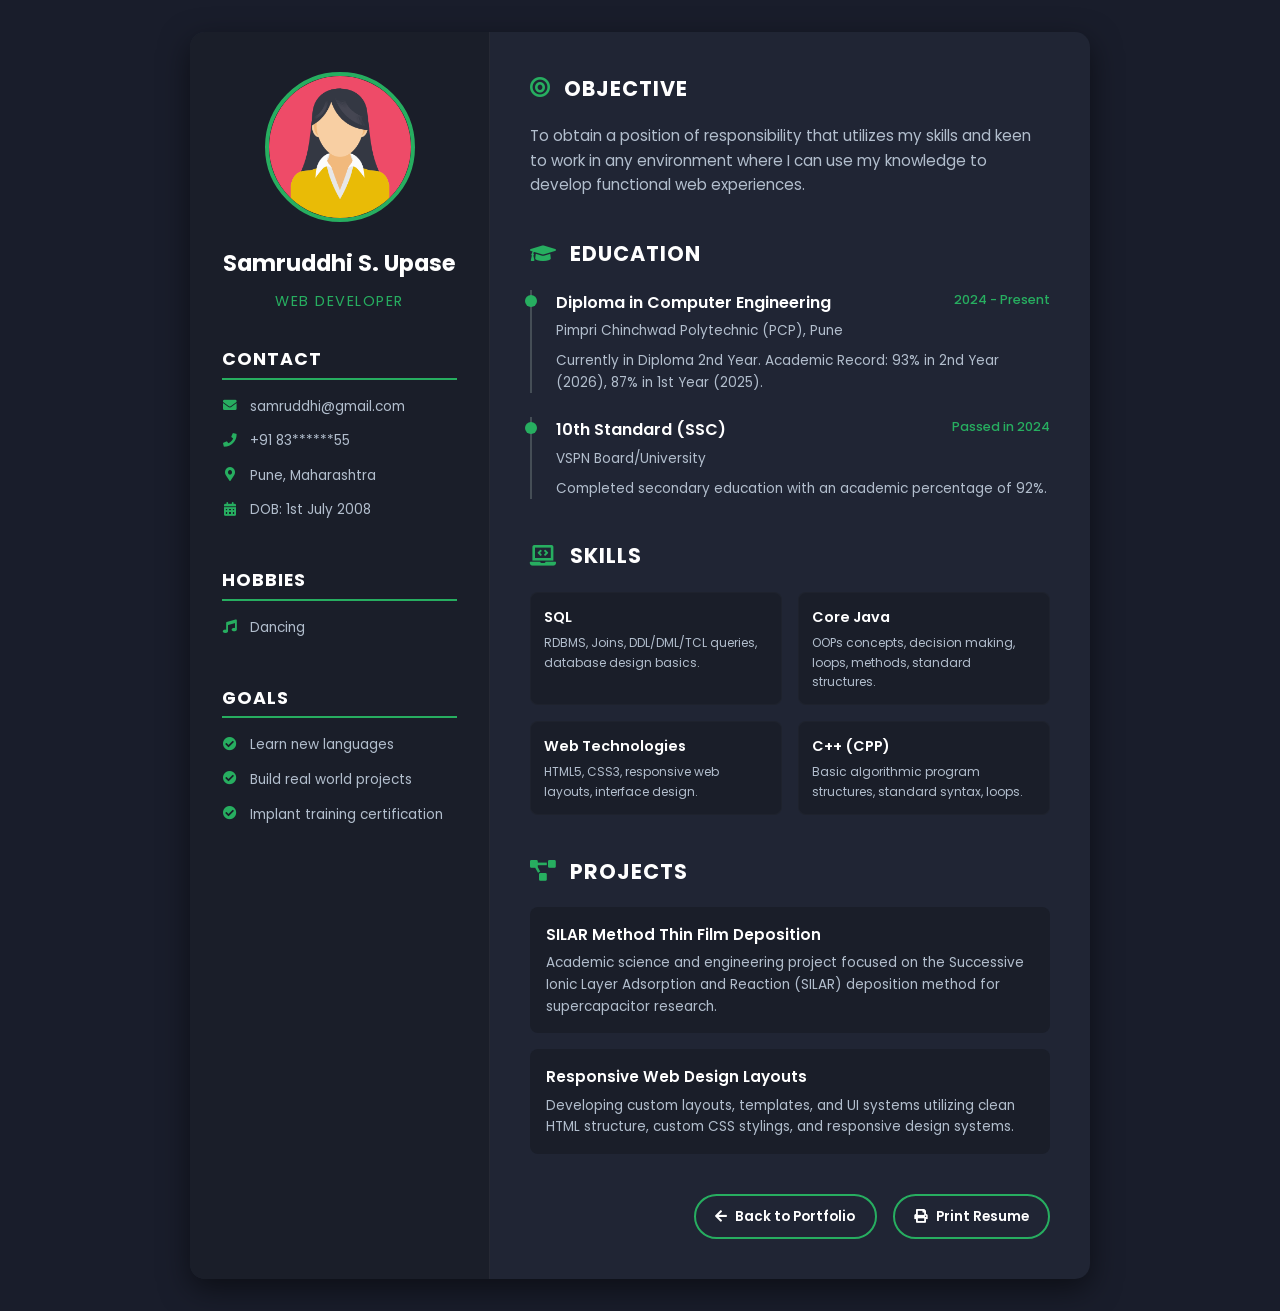
<file: resume.html>
<!DOCTYPE html>
<html lang="en">
<head>
    <meta charset="UTF-8">
    <meta name="viewport" content="width=device-width, initial-scale=1.0">
    <title>Resume - Samruddhi Sanjay Upase</title>
    <link href="https://fonts.googleapis.com/css2?family=Poppins:wght@400;500;600;700&display=swap" rel="stylesheet">
    <link rel="stylesheet" href="https://cdnjs.cloudflare.com/ajax/libs/font-awesome/5.15.4/css/all.min.css">
    <style>
        :root {
            --color-primary: #191d2b;
            --color-secondary: #27AE60;
            --color-white: #FFFFFF;
            --color-grey-1: #dbe1e8;
            --color-grey-2: #b2becd;
            --color-grey-3: #454e56;
        }
        * {
            margin: 0;
            padding: 0;
            box-sizing: border-box;
            font-family: 'Poppins', sans-serif;
        }
        body {
            background-color: var(--color-primary);
            color: var(--color-grey-1);
            line-height: 1.6;
            padding: 2rem;
            display: flex;
            justify-content: center;
            align-items: center;
            min-height: 100vh;
        }
        .resume-container {
            background-color: #202534;
            max-width: 900px;
            width: 100%;
            border-radius: 15px;
            box-shadow: 0 10px 30px rgba(0, 0, 0, 0.5);
            overflow: hidden;
            display: grid;
            grid-template-columns: 1fr 2fr;
        }
        .left-column {
            background-color: #1a1e29;
            padding: 2.5rem 2rem;
            border-right: 1px solid rgba(255, 255, 255, 0.05);
            display: flex;
            flex-direction: column;
            align-items: center;
        }
        .profile-img {
            width: 150px;
            height: 150px;
            border-radius: 50%;
            object-fit: cover;
            border: 4px solid var(--color-secondary);
            margin-bottom: 1.5rem;
        }
        .name {
            font-size: 1.4rem;
            font-weight: 700;
            color: var(--color-white);
            text-align: center;
            margin-bottom: 0.5rem;
        }
        .title {
            font-size: 0.9rem;
            color: var(--color-secondary);
            text-transform: uppercase;
            letter-spacing: 1.5px;
            margin-bottom: 2rem;
            text-align: center;
        }
        .info-section {
            width: 100%;
            margin-bottom: 2rem;
        }
        .section-title {
            font-size: 1.1rem;
            color: var(--color-white);
            border-bottom: 2px solid var(--color-secondary);
            padding-bottom: 0.3rem;
            margin-bottom: 1rem;
            text-transform: uppercase;
            letter-spacing: 1px;
            width: 100%;
        }
        .info-item {
            display: flex;
            align-items: flex-start;
            margin-bottom: 0.8rem;
            font-size: 0.85rem;
        }
        .info-item i {
            color: var(--color-secondary);
            margin-right: 0.8rem;
            margin-top: 0.2rem;
            width: 15px;
            text-align: center;
        }
        .info-item span {
            color: var(--color-grey-2);
        }
        .right-column {
            padding: 2.5rem;
        }
        .main-section {
            margin-bottom: 2.5rem;
        }
        .main-section-title {
            font-size: 1.3rem;
            color: var(--color-white);
            margin-bottom: 1.2rem;
            text-transform: uppercase;
            letter-spacing: 1px;
            display: flex;
            align-items: center;
        }
        .main-section-title i {
            color: var(--color-secondary);
            margin-right: 0.8rem;
        }
        .objective-text {
            color: var(--color-grey-2);
            font-size: 0.95rem;
        }
        .timeline-item {
            margin-bottom: 1.5rem;
            position: relative;
            padding-left: 1.5rem;
            border-left: 2px solid var(--color-grey-3);
        }
        .timeline-item::before {
            content: '';
            position: absolute;
            left: -7px;
            top: 5px;
            width: 12px;
            height: 12px;
            border-radius: 50%;
            background-color: var(--color-secondary);
        }
        .timeline-header {
            display: flex;
            justify-content: space-between;
            margin-bottom: 0.3rem;
        }
        .timeline-title {
            font-size: 1rem;
            font-weight: 600;
            color: var(--color-white);
        }
        .timeline-date {
            font-size: 0.8rem;
            color: var(--color-secondary);
            font-weight: 500;
        }
        .timeline-org {
            font-size: 0.85rem;
            color: var(--color-grey-2);
            margin-bottom: 0.5rem;
        }
        .timeline-desc {
            font-size: 0.85rem;
            color: var(--color-grey-2);
        }
        .skills-grid {
            display: grid;
            grid-template-columns: repeat(2, 1fr);
            gap: 1rem;
        }
        .skill-item {
            background-color: #1a1e29;
            padding: 0.8rem;
            border-radius: 8px;
            border: 1px solid rgba(255, 255, 255, 0.02);
        }
        .skill-name {
            font-size: 0.9rem;
            font-weight: 600;
            color: var(--color-white);
            margin-bottom: 0.3rem;
        }
        .skill-desc {
            font-size: 0.75rem;
            color: var(--color-grey-2);
        }
        .project-item {
            background-color: #1a1e29;
            padding: 1rem;
            border-radius: 8px;
            margin-bottom: 1rem;
        }
        .project-name {
            font-size: 0.95rem;
            font-weight: 600;
            color: var(--color-white);
            margin-bottom: 0.3rem;
        }
        .project-desc {
            font-size: 0.85rem;
            color: var(--color-grey-2);
        }
        .actions {
            display: flex;
            justify-content: flex-end;
            margin-top: 1.5rem;
            gap: 1rem;
        }
        .btn {
            background-color: transparent;
            border: 2px solid var(--color-secondary);
            color: var(--color-white);
            padding: 0.6rem 1.2rem;
            border-radius: 30px;
            cursor: pointer;
            font-weight: 600;
            font-size: 0.85rem;
            transition: all 0.3s ease;
            text-decoration: none;
            display: inline-flex;
            align-items: center;
        }
        .btn i {
            margin-right: 0.5rem;
        }
        .btn:hover {
            background-color: var(--color-secondary);
            transform: translateY(-2px);
        }

        @media (max-width: 768px) {
            .resume-container {
                grid-template-columns: 1fr;
            }
            .left-column {
                border-right: none;
                border-bottom: 1px solid rgba(255, 255, 255, 0.05);
            }
            body {
                padding: 1rem;
            }
        }

        @media print {
            body {
                background-color: #FFFFFF;
                color: #000000;
                padding: 0;
            }
            .resume-container {
                box-shadow: none;
                background-color: #FFFFFF;
                color: #000000;
                grid-template-columns: 1fr 2fr;
                max-width: 100%;
            }
            .left-column {
                background-color: #F8F9FA;
                border-right: 1px solid #DEE2E6;
                color: #000000;
            }
            .name, .section-title, .main-section-title, .timeline-title, .skill-name, .project-name {
                color: #000000 !important;
            }
            .title {
                color: #27AE60 !important;
            }
            .info-item span, .timeline-org, .timeline-desc, .skill-desc, .project-desc, .objective-text {
                color: #333333 !important;
            }
            .skill-item, .project-item {
                background-color: #F8F9FA;
                border: 1px solid #DEE2E6;
            }
            .actions {
                display: none;
            }
            .profile-img {
                border: 4px solid #27AE60;
            }
        }
    </style>
</head>
<body>
    <div class="resume-container">
        <!-- Left Side Column -->
        <div class="left-column">
            <img src="img/samruddhi.png" alt="Samruddhi Sanjay Upase" class="profile-img">
            <h1 class="name">Samruddhi S. Upase</h1>
            <p class="title">Web Developer</p>
            
            <div class="info-section">
                <h2 class="section-title">Contact</h2>
                <div class="info-item">
                    <i class="fas fa-envelope"></i>
                    <span>samruddhi@gmail.com</span>
                </div>
                <div class="info-item">
                    <i class="fas fa-phone"></i>
                    <span>+91 83******55</span>
                </div>
                <div class="info-item">
                    <i class="fas fa-map-marker-alt"></i>
                    <span>Pune, Maharashtra</span>
                </div>
                <div class="info-item">
                    <i class="fas fa-calendar-alt"></i>
                    <span>DOB: 1st July 2008</span>
                </div>
            </div>

            <div class="info-section">
                <h2 class="section-title">Hobbies</h2>
                <div class="info-item">
                    <i class="fas fa-music"></i>
                    <span>Dancing</span>
                </div>
            </div>

            <div class="info-section">
                <h2 class="section-title">Goals</h2>
                <div class="info-item">
                    <i class="fas fa-check-circle"></i>
                    <span>Learn new languages</span>
                </div>
                <div class="info-item">
                    <i class="fas fa-check-circle"></i>
                    <span>Build real world projects</span>
                </div>
                <div class="info-item">
                    <i class="fas fa-check-circle"></i>
                    <span>Implant training certification</span>
                </div>
            </div>
        </div>

        <!-- Right Side Column -->
        <div class="right-column">
            <div class="main-section">
                <h2 class="main-section-title"><i class="fas fa-bullseye"></i> Objective</h2>
                <p class="objective-text">
                    To obtain a position of responsibility that utilizes my skills and keen to work in any environment where I can use my knowledge to develop functional web experiences.
                </p>
            </div>

            <div class="main-section">
                <h2 class="main-section-title"><i class="fas fa-graduation-cap"></i> Education</h2>
                <div class="timeline-item">
                    <div class="timeline-header">
                        <span class="timeline-title">Diploma in Computer Engineering</span>
                        <span class="timeline-date">2024 - Present</span>
                    </div>
                    <p class="timeline-org">Pimpri Chinchwad Polytechnic (PCP), Pune</p>
                    <p class="timeline-desc">Currently in Diploma 2nd Year. Academic Record: 93% in 2nd Year (2026), 87% in 1st Year (2025).</p>
                </div>
                <div class="timeline-item">
                    <div class="timeline-header">
                        <span class="timeline-title">10th Standard (SSC)</span>
                        <span class="timeline-date">Passed in 2024</span>
                    </div>
                    <p class="timeline-org">VSPN Board/University</p>
                    <p class="timeline-desc">Completed secondary education with an academic percentage of 92%.</p>
                </div>
            </div>

            <div class="main-section">
                <h2 class="main-section-title"><i class="fas fa-laptop-code"></i> Skills</h2>
                <div class="skills-grid">
                    <div class="skill-item">
                        <p class="skill-name">SQL</p>
                        <p class="skill-desc">RDBMS, Joins, DDL/DML/TCL queries, database design basics.</p>
                    </div>
                    <div class="skill-item">
                        <p class="skill-name">Core Java</p>
                        <p class="skill-desc">OOPs concepts, decision making, loops, methods, standard structures.</p>
                    </div>
                    <div class="skill-item">
                        <p class="skill-name">Web Technologies</p>
                        <p class="skill-desc">HTML5, CSS3, responsive web layouts, interface design.</p>
                    </div>
                    <div class="skill-item">
                        <p class="skill-name">C++ (CPP)</p>
                        <p class="skill-desc">Basic algorithmic program structures, standard syntax, loops.</p>
                    </div>
                </div>
            </div>

            <div class="main-section">
                <h2 class="main-section-title"><i class="fas fa-project-diagram"></i> Projects</h2>
                <div class="project-item">
                    <p class="project-name">SILAR Method Thin Film Deposition</p>
                    <p class="project-desc">Academic science and engineering project focused on the Successive Ionic Layer Adsorption and Reaction (SILAR) deposition method for supercapacitor research.</p>
                </div>
                <div class="project-item">
                    <p class="project-name">Responsive Web Design Layouts</p>
                    <p class="project-desc">Developing custom layouts, templates, and UI systems utilizing clean HTML structure, custom CSS stylings, and responsive design systems.</p>
                </div>
            </div>

            <div class="actions">
                <a href="index.html" class="btn"><i class="fas fa-arrow-left"></i> Back to Portfolio</a>
                <button onclick="window.print()" class="btn"><i class="fas fa-print"></i> Print Resume</button>
            </div>
        </div>
    </div>
</body>
</html>
</file>
